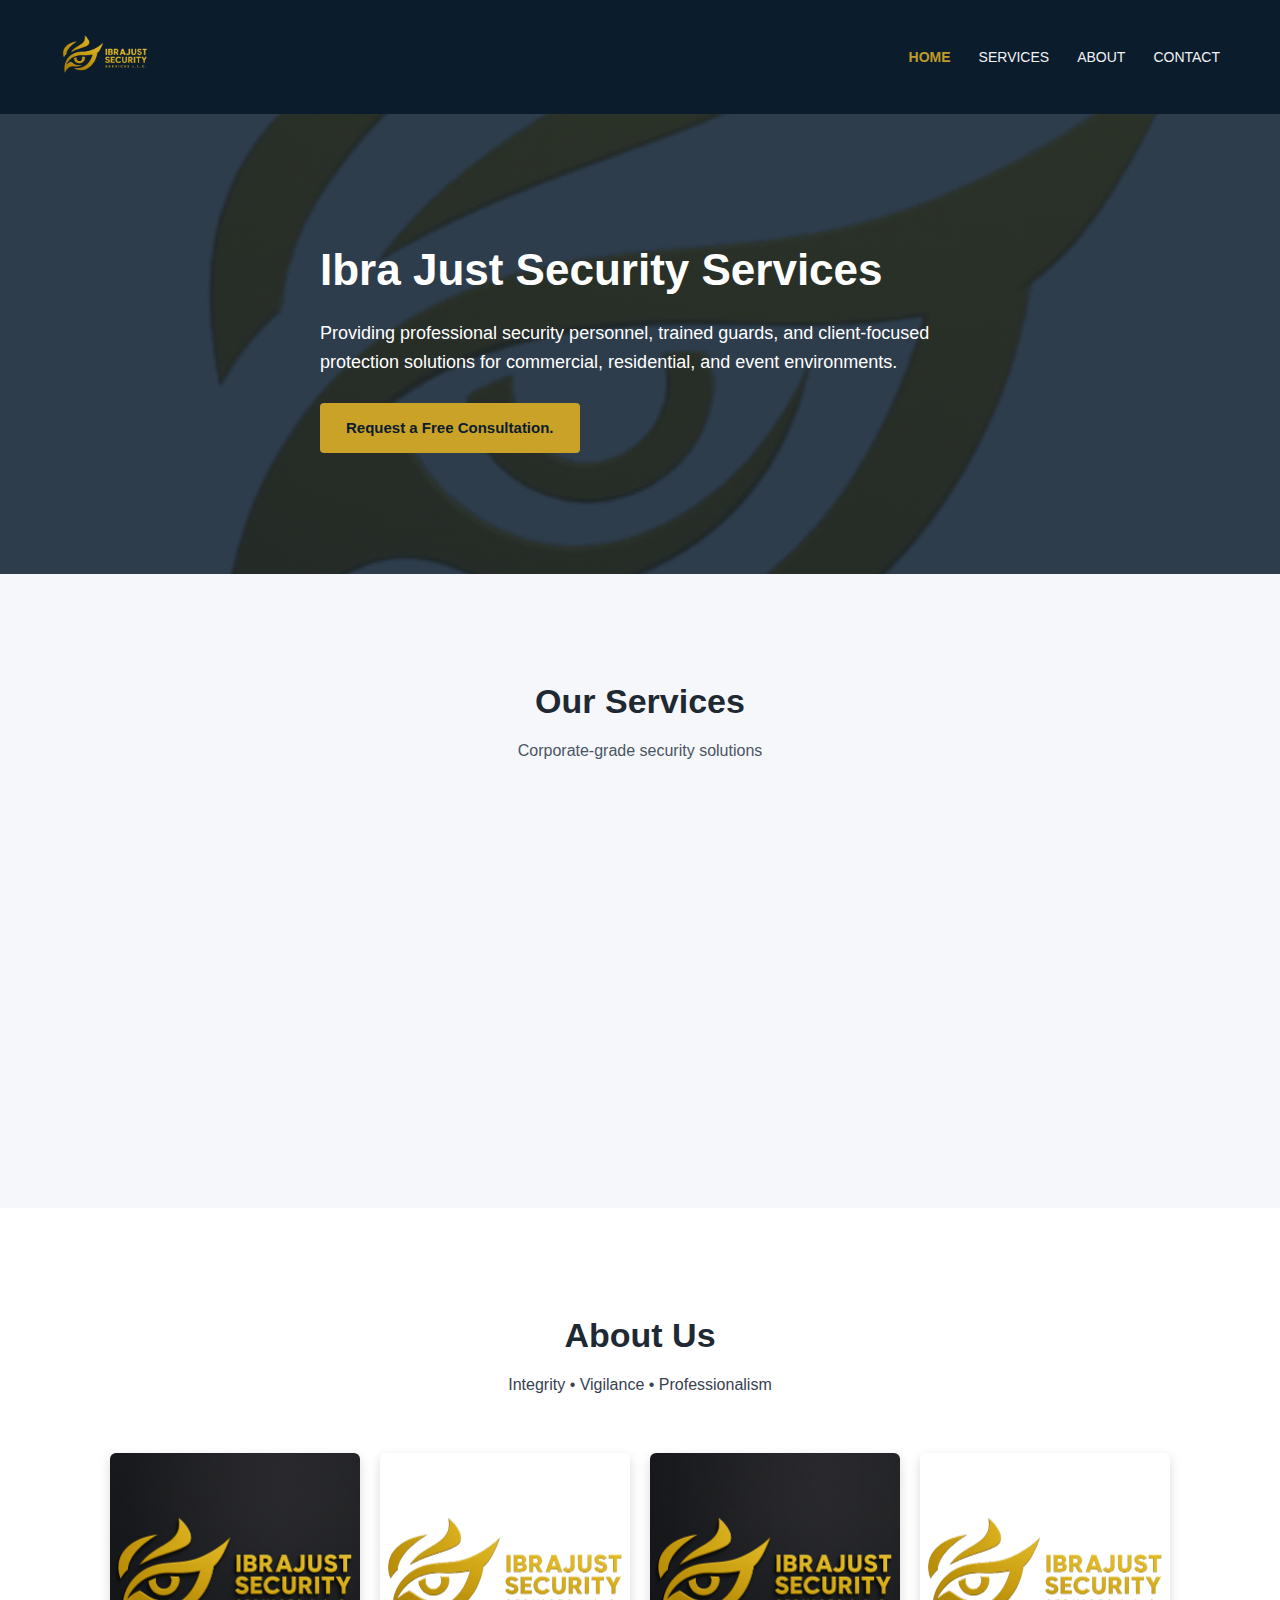
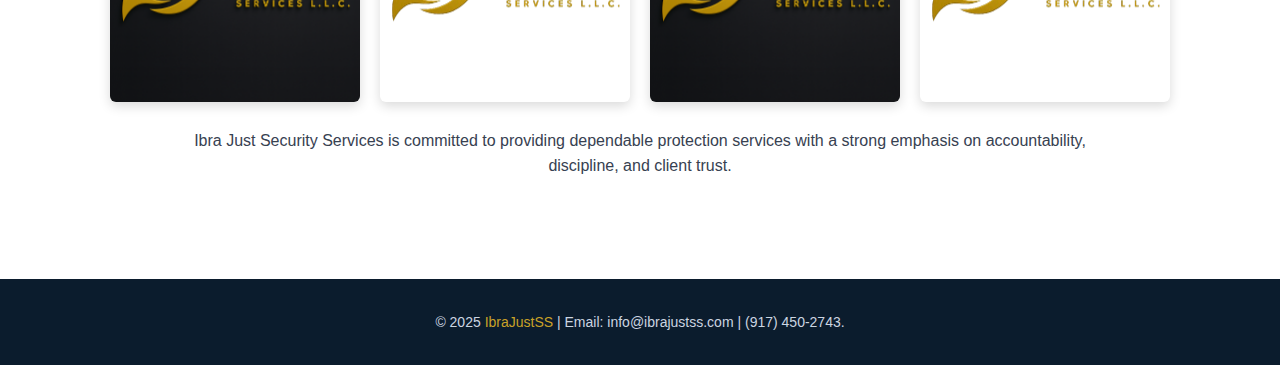
<file: index.html>
<!DOCTYPE html>
<html lang="en">
<head>
  <meta charset="UTF-8" />
  <meta name="viewport" content="width=device-width, initial-scale=1.0" />

  <title>Home | IbraJustSS LLC</title>
  
  <meta name="description" content="Ibra Just Security Services provides licensed security guards, event security, mobile patrols, and access control services." />

  <!-- Favicon -->
  <link rel="icon" type="image/x-icon" href="assets/images/favicon.ico" />
  <link rel="shortcut icon" href="assets/images/favicon.ico" />
  <link rel="icon" type="image/png" href="assets/images/favicon.png" />
  <link rel="icon" type="image/png" sizes="32x32" href="assets/images/favicon-32x32.png">
  <link rel="icon" type="image/png" sizes="16x16" href="assets/images/favicon-16x16.png">
  <link rel="manifest" href="/site.webmanifest">

  <!-- CSS -->
  <link rel="stylesheet" href="assets/css/style.css" />

</head>
<body>

<header>
  <div class="nav-container">
    
    <a href="index.html">
    <img src="assets/images/ijss_logo.png" alt="Ibra Just Security Services Logo" class="logo-img"/>
    </a> 

    <nav>
      <ul>
        <li><a href="index.html" class="active">HOME</a></li>
        <li><a href="services.html">SERVICES</a></li>
        <li><a href="about.html">ABOUT</a></li>
        <li><a href="contact.html">CONTACT</a></li>
      </ul>
    </nav>
  </div>
</header>

<section class="hero">

  <div class="hero-content">
  <h1>Ibra Just Security Services</h1>
  <p>
    Providing professional security personnel, trained guards, and client-focused
    protection solutions for commercial, residential, and event environments.
  </p>
  <a href="contact.html" class="btn-primary">Request a Free Consultation.</a>


</div>

</section> 

<section id="services">
  <div class="container">
    <div class="section-title">
      <h2>Our Services</h2>
      <p>Corporate-grade security solutions</p>
    </div>

    <div class="services-grid">
      <div class="service-box">

        <img src="assets/images/services/ijss_logo_badge.png" alt="Security Guard Services" class="service-icon">

        <h3>Security Guard Services</h3>
        <p>Professional, licensed and trained guards for residential and commercial properties.</p>
        <p>Providing visible deterrence and on-site protection.</p>

      </div>

      <div class="service-box">

        <img src="assets/images/services/ijss_logo_badge.png" alt="Security Guard Services" class="service-icon">

        <h3>Event Security</h3>
        <p>Crowd control and access management for public and private events.</p>
      </div>

      <div class="service-box">

        <img src="assets/images/services/ijss_logo_badge.png" alt="Security Guard Services" class="service-icon">

        <h3>Mobile Patrol</h3>
        <p>Randomized patrol routes to deter crime and ensure visibility.</p>
      </div>
    </div>
  </div>
</section>

<section id="about" class="about">
  <div class="container">

    <div class="section-title">
      <h2>About Us</h2>
      <p>Integrity • Vigilance • Professionalism</p>
    </div>

    <!-- Added Images for About Us on INDEX Page-->
    <div class="about-images">
    <img src="assets/images/ijss_logo2.png" alt="Our Security Team" class="about-image">
    <img src="assets/images/ijss_logo.png" alt="On-Site Security" class="about-image">
    <img src="assets/images/ijss_logo2.png" alt="Our Security Team" class="about-image">
    <img src="assets/images/ijss_logo.png" alt="On-Site Security" class="about-image">
    </div>

    <br/>
    <p>
      Ibra Just Security Services is committed to providing dependable protection services
      with a strong emphasis on accountability, discipline, and client trust.
    </p>

  </div>
</section>

<footer>
  <p>
    &copy; 2025 <span>IbraJustSS</span> |
    Email: <a href="mailto:info@ibrajustss.com">info@ibrajustss.com</a> | (917) 450-2743.
  </p>
</footer>

<script src="assets/js/main.js"></script>
</body>
</html>
</file>
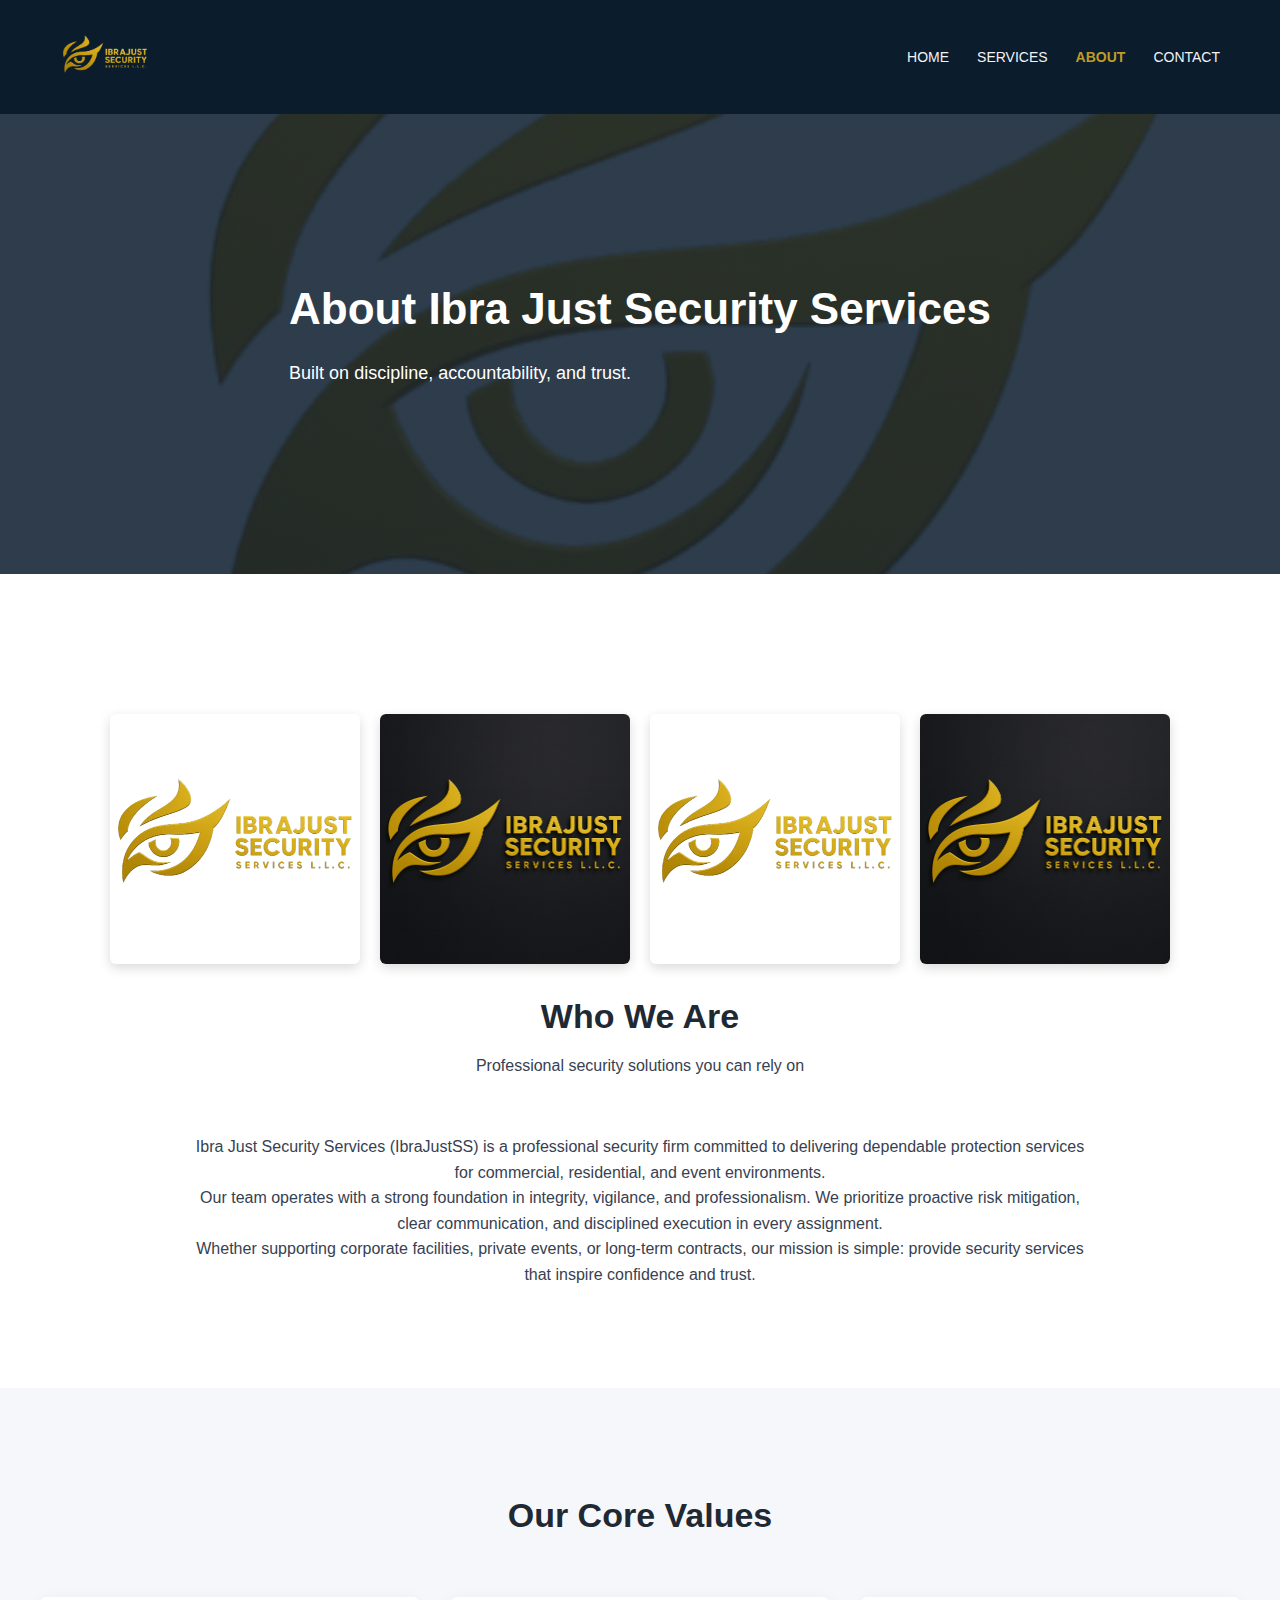
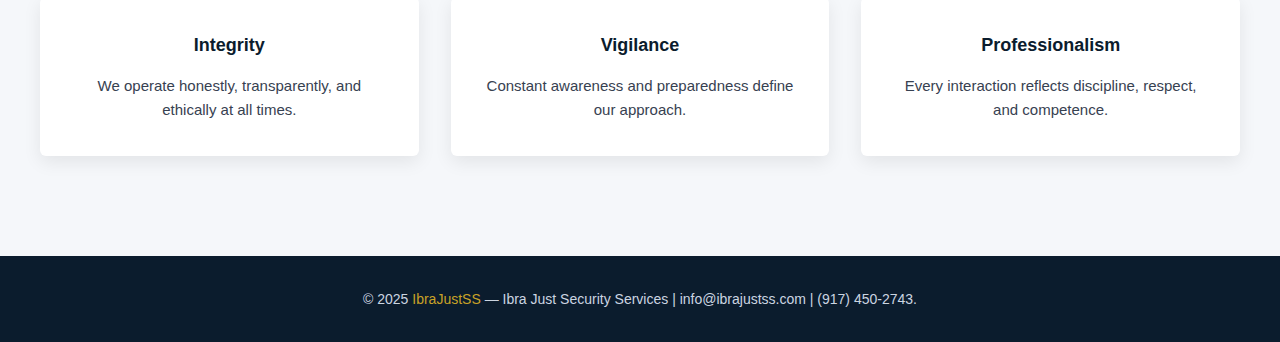
<file: about.html>
<!DOCTYPE html>
<html lang="en">
<head>
  <meta charset="UTF-8" />
  <meta name="viewport" content="width=device-width, initial-scale=1.0" />

  <title>About Us | IbraJustSS LLC</title>

  <meta name="description" content="Learn about Ibra Just Security Services, our mission, values, and commitment to professional security operations."/>

  <!-- Favicon -->
  <link rel="icon" type="image/x-icon" href="assets/favicon.ico" />
  <link rel="shortcut icon" href="assets/favicon.ico" />
  <link rel="icon" type="image/png" href="assets/images/favicon.png" />
  <link rel="icon" type="image/png" sizes="32x32" href="assets/images/favicon-32x32.png">
  <link rel="icon" type="image/png" sizes="16x16" href="assets/images/favicon-16x16.png">
  <link rel="manifest" href="/site.webmanifest">

  <!-- Main CSS -->
  <link rel="stylesheet" href="assets/css/style.css" />

</head>

<body>

<!-- Header -->
<header>
  <div class="nav-container">
    
    <a href="index.html">
    <img src="assets/images/ijss_logo.png" alt="Ibra Just Security Services Logo" class="logo-img"/>
    </a> 

    <nav>
      <ul>
        <li><a href="index.html">HOME</a></li>
        <li><a href="services.html">SERVICES</a></li>
        <li><a href="about.html" class="active">ABOUT</a></li>
        <li><a href="contact.html">CONTACT</a></li>
      </ul>
    </nav>
  </div>
</header>

<!-- About Hero -->
<section class="hero">
  <div class="hero-content">
    <h1>About Ibra Just Security Services</h1>
    <p>Built on discipline, accountability, and trust.</p>
  </div>
</section>

<!-- About Content -->
<section class="about">
  <div class="container">

    <!-- Added Images In About Page-->
    <div class="about-images">
    <img src="assets/images/ijss_logo.png" alt="Our Security Team" class="about-image">
    <img src="assets/images/ijss_logo2.png" alt="On-Site Security" class="about-image">
    <img src="assets/images/ijss_logo.png" alt="Our Security Team" class="about-image">
    <img src="assets/images/ijss_logo2.png" alt="On-Site Security" class="about-image">
    </div>

    
    <br/>

    <div class="section-title">
      <h2>Who We Are</h2>
      <p>Professional security solutions you can rely on</p>
    </div>

    <p>
      Ibra Just Security Services (IbraJustSS) is a professional security firm
      committed to delivering dependable protection services for commercial,
      residential, and event environments.
    </p>

    <p>
      Our team operates with a strong foundation in integrity, vigilance, and
      professionalism. We prioritize proactive risk mitigation, clear
      communication, and disciplined execution in every assignment.
    </p>

    <p>
      Whether supporting corporate facilities, private events, or long-term
      contracts, our mission is simple: provide security services that inspire
      confidence and trust.
    </p>
  </div>
</section>

<!-- Values Section -->
<section>
  <div class="container">
    <div class="section-title">
      <h2>Our Core Values</h2>
    </div>

    <div class="services-grid">
      <div class="service-box visible">
        <h3>Integrity</h3>
        <p>We operate honestly, transparently, and ethically at all times.</p>
      </div>

      <div class="service-box visible">
        <h3>Vigilance</h3>
        <p>Constant awareness and preparedness define our approach.</p>
      </div>

      <div class="service-box visible">
        <h3>Professionalism</h3>
        <p>Every interaction reflects discipline, respect, and competence.</p>
      </div>
    </div>
  </div>
</section>

<!-- Footer -->
<footer>
  <p>
    &copy; 2025 <span>IbraJustSS</span> — Ibra Just Security Services |
    <a href="mailto:info@ibrajustss.com">info@ibrajustss.com</a> | (917) 450-2743.
  </p>
</footer>

<script src="assets/js/main.js"></script>
</body>
</html>
</file>
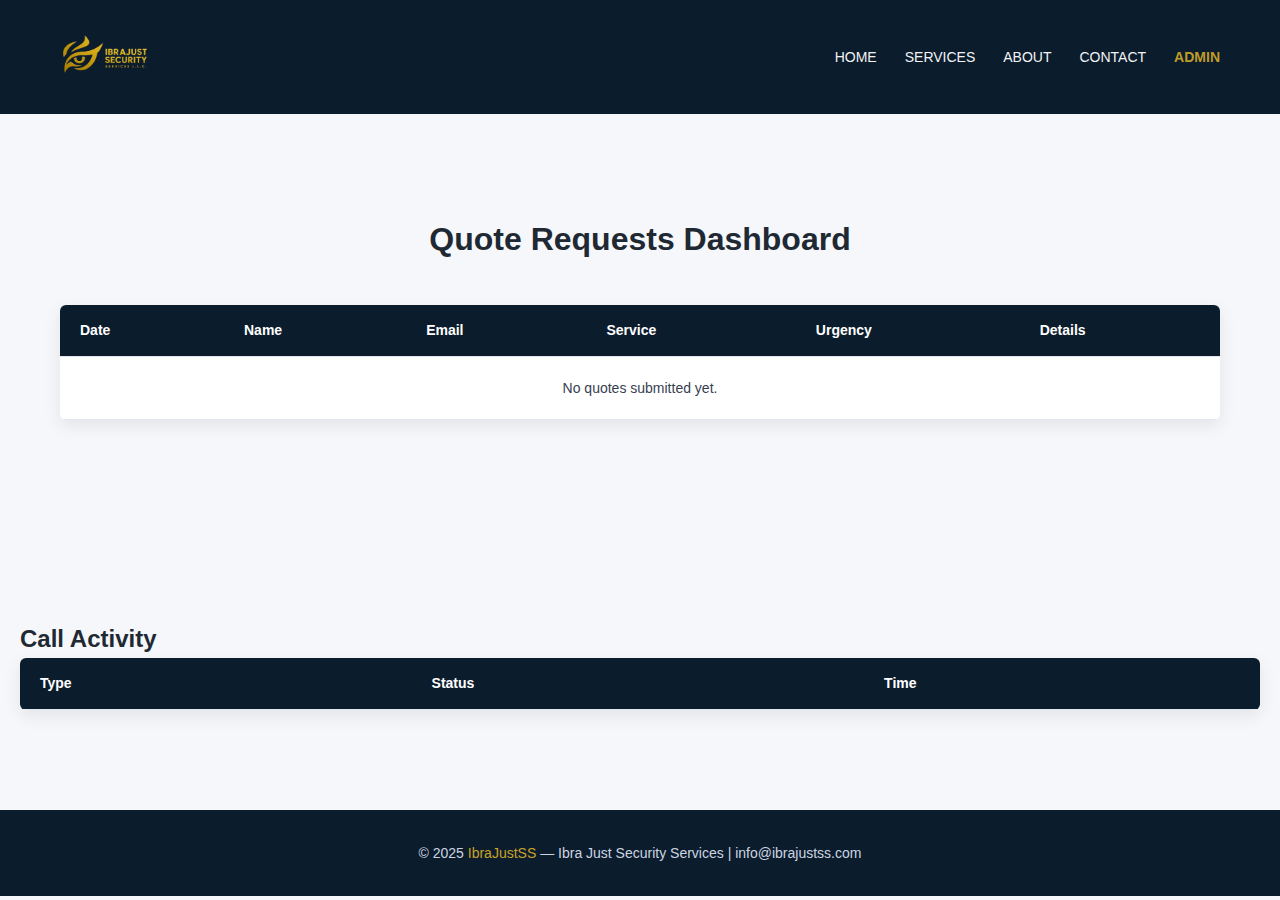
<file: admin.html>
<!DOCTYPE html>
<html lang="en">
<head>
  <meta charset="UTF-8" />
  <meta name="viewport" content="width=device-width, initial-scale=1.0" />

  <title>Admin Dashboard | Ibra Just Security Services</title>
  
  <meta name="description" content="Admin dashboard for managing and tracking security quote requests at Ibra Just Security Services."/>

  <!-- Favicon -->
  <link rel="icon" type="image/x-icon" href="assets/favicon.ico" />
  <link rel="shortcut icon" href="assets/images/favicon.ico" />
  <link rel="icon" type="image/png" href="assets/images/favicon.png" />
  <link rel="icon" type="image/png" sizes="32x32" href="assets/images/favicon-32x32.png">
  <link rel="icon" type="image/png" sizes="16x16" href="assets/images/favicon-16x16.png">
  <link rel="manifest" href="/site.webmanifest">
  
  <!-- Main CSS -->
  <link rel="stylesheet" href="assets/css/style.css" />

  <style>
    /* Admin-specific table styling */
    .admin-container {
      max-width: 1200px;
      margin: 80px auto;
      padding: 20px;
    }

    h1 {
      text-align: center;
      margin-bottom: 40px;
    }

    table {
      width: 100%;
      border-collapse: collapse;
      background: #fff;
      box-shadow: 0 6px 18px rgba(0,0,0,0.08);
      border-radius: 6px;
      overflow: hidden;
    }

    th, td {
      padding: 14px 20px;
      border-bottom: 1px solid #e2e8f0;
      text-align: left;
      font-size: 14px;
      color: #1f2933;
    }

    th {
      background: #0b1c2d;
      color: #fff;
      font-weight: 600;
    }

    tr:nth-child(even) {
      background: #f5f7fa;
    }

    .no-quotes {
      text-align: center;
      padding: 20px;
      color: #374151;
    }

    @media (max-width: 768px) {
      th, td {
        font-size: 12px;
        padding: 10px 12px;
      }
    }
  </style>
</head>
<body>

<!-- Header -->
<header>
  <div class="nav-container">
    
    <a href="index.html">
    <img src="assets/images/ijss_logo.png" alt="Ibra Just Security Services Logo" class="logo-img"/>
    </a> 

    <nav>
      <ul>
        <li><a href="index.html">HOME</a></li>
        <li><a href="services.html">SERVICES</a></li>
        <li><a href="about.html">ABOUT</a></li>
        <li><a href="contact.html">CONTACT</a></li>
        <li><a href="admin.html" class="active">ADMIN</a></li>
      </ul>
    </nav>
  </div>
</header>

<!-- Admin Dashboard -->
<section class="admin-container">
  <h1>Quote Requests Dashboard</h1>

  <table>
    <thead>
      <tr>
        <th>Date</th>
        <th>Name</th>
        <th>Email</th>
        <th>Service</th>
        <th>Urgency</th>
        <th>Details</th>
      </tr>
    </thead>
    <tbody id="quotesTableBody">
      <!-- Quotes will be dynamically injected here -->
    </tbody>
  </table>
</section>

<!-- Added To Track Call Clicks -->

<section class="admin-section">
  <h2>Call Activity</h2>

  <table id="callTable">
    <thead>
      <tr>
        <th>Type</th>
        <th>Status</th>
        <th>Time</th>
      </tr>
    </thead>
    <tbody></tbody>
  </table>
</section>


<!-- Footer -->
<footer>
  <p>
    &copy; 2025 <span>IbraJustSS</span> — Ibra Just Security Services |
    <a href="mailto:info@ibrajustss.com">info@ibrajustss.com</a>
  </p>
</footer>

<!-- Admin JS -->
<script>
document.addEventListener("DOMContentLoaded", () => {
  const tableBody = document.getElementById("quotesTableBody");
  const quotes = JSON.parse(localStorage.getItem("quotes")) || [];

  if (quotes.length === 0) {
    tableBody.innerHTML = `<tr><td colspan="6" class="no-quotes">No quotes submitted yet.</td></tr>`;
    return;
  }

  quotes.forEach((quote) => {
    const row = document.createElement("tr");
    row.innerHTML = `
      <td>${quote.date}</td>
      <td>${quote.name}</td>
      <td>${quote.email}</td>
      <td>${quote.service}</td>
      <td>${quote.urgency}</td>
      <td>${quote.details}</td>
    `;
    tableBody.appendChild(row);
  });
});
</script>

</body>
</html>
</file>
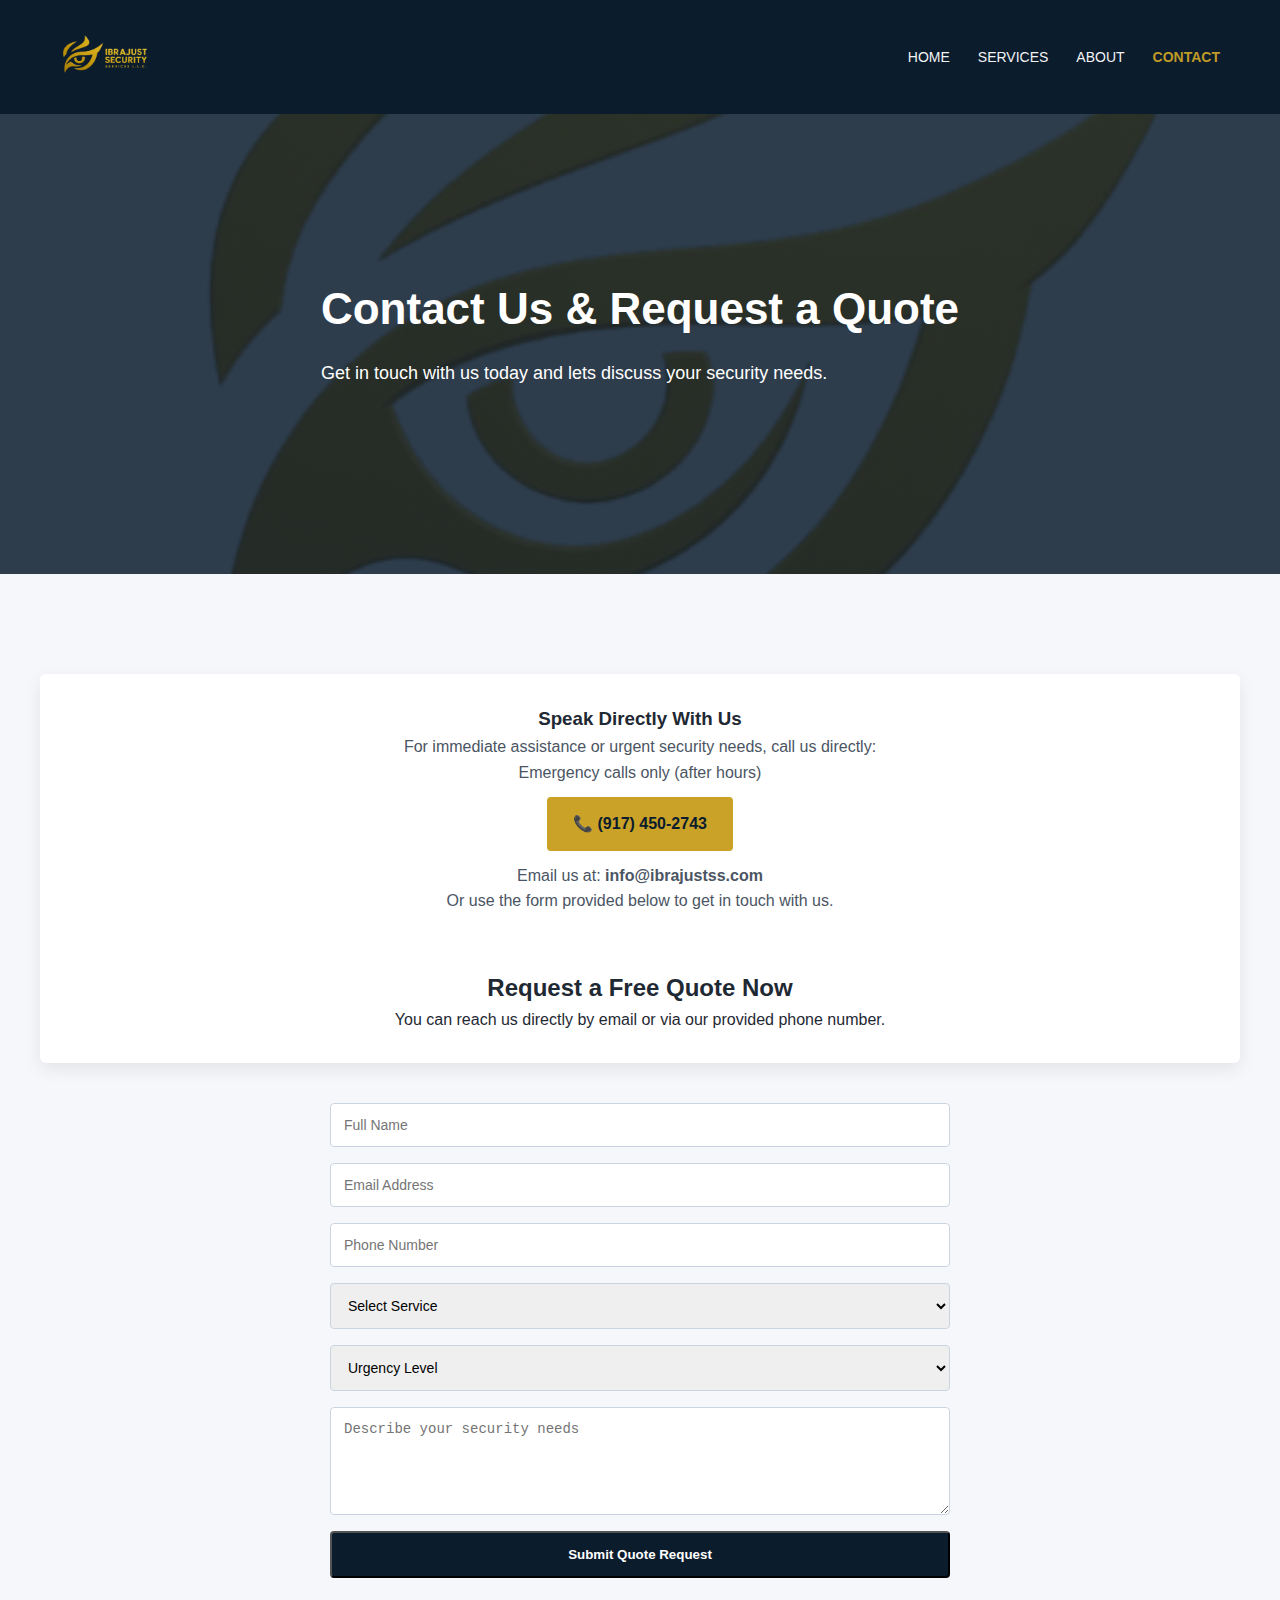
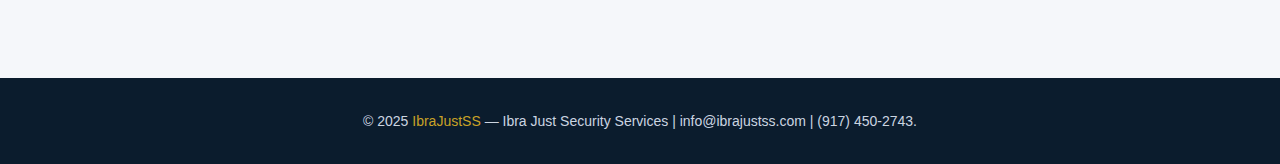
<file: contact.html>
<!DOCTYPE html>
<html lang="en">
<head>
  <meta charset="UTF-8" />
  <meta name="viewport" content="width=device-width, initial-scale=1.0" />

  <title>Contact Us | IbraJustSS LLC</title>
  
  <meta name="description" content="Contact Ibra Just Security Services or request a custom security quote. Professional guard services, event security, and mobile patrols."/>

  <!-- Favicon -->
  <link rel="icon" type="image/x-icon" href="assets/images/favicon.ico" />
  <link rel="shortcut icon" href="assets/images/favicon.ico" />
  <link rel="icon" type="image/png" href="assets/images/favicon.png" />
  <link rel="icon" type="image/png" sizes="32x32" href="assets/images/favicon-32x32.png">
  <link rel="icon" type="image/png" sizes="16x16" href="assets/images/favicon-16x16.png">
  <link rel="manifest" href="/site.webmanifest">

  <!-- Main CSS -->
  <link rel="stylesheet" href="assets/css/style.css" />

</head>
<body>

<!-- Header -->
<header>
  <div class="nav-container">
    
    <a href="index.html">
    <img src="assets/images/ijss_logo.png" alt="Ibra Just Security Services Logo" class="logo-img"/>
    </a> 

    <nav>
      <ul>
        <li><a href="index.html">HOME</a></li>
        <li><a href="services.html">SERVICES</a></li>
        <li><a href="about.html">ABOUT</a></li>
        <li><a href="contact.html" class="active">CONTACT</a></li>
      </ul>
    </nav>
  </div>
</header>

<!-- Hero Section -->
<section class="hero">
  <div class="hero-content">
    <h1>Contact Us & Request a Quote</h1>
    <p>Get in touch with us today and lets discuss your security needs.</p>
  </div>
</section>

<!-- Contact / Quote Form -->
<section>
  <div class="container">
    <div class="contact-direct">

    <div class="section-title">

  <h3>Speak Directly With Us</h3>
  <p>
    For immediate assistance or urgent security needs, call us directly:
  </p>

    <p id="call-status-note" class="call-status"></p>

    <a href="tel:+9174502743" class="call-button" onclick="handleCallClick()">
       <strong> 📞 (917) 450-2743</strong>
    </a>

    <p class="contact-email">
        Email us at:
        <strong><a href="mailto:info@ibrajustss.com">info@ibrajustss.com</a></strong>
    </p>

    <p> Or use the form provided below to get in touch with us.</p>
    </div>

      <h2>Request a Free Quote Now</h2>

      <p>
        You can reach us directly by email or via our provided phone number.
        
      </p>
    </div>

  

    <form class="contact-form" id="quoteForm">
      <input type="text" name="name" placeholder="Full Name" required />
      <input type="email" name="email" placeholder="Email Address" required />
      <input type="phone" name="phone" placeholder="Phone Number" required />

      <select name="service" required>
        <option value="">Select Service</option>
        <option>Security Guard Services</option>
        <option>Event Security</option>
        <option>Mobile Patrol</option>
        <option>Access Control & Monitoring</option>
        <option>Loss Prevention</option>
        <option>24/7 Security Support</option>
      </select>

      <select name="urgency" required>
        <option value="">Urgency Level</option>
        <option value="Immediate (24-48 hrs)">Immediate (24–48 hrs)</option>
        <option value="Within 7 Days From Now">Within 7 Days From Now</option>
        <option value="Planning Phase">Planning Phase</option>
      </select>

      <textarea
        name="details"
        rows="5"
        placeholder="Describe your security needs"
        required
      ></textarea>

      <button type="submit">Submit Quote Request</button>
    </form>
  </div>
</section>

<!-- Footer -->
<footer>
  <p>
    &copy; 2025 <span>IbraJustSS</span> — Ibra Just Security Services |
    <a href="mailto:info@ibrajustss.com">info@ibrajustss.com</a> | (917) 450-2743.
  </p>
</footer>

<!-- Quote Logic -->
<script src="assets/js/quote.js"></script>

<script src="assets/js/call.js"></script>

</body>
</html>
</file>
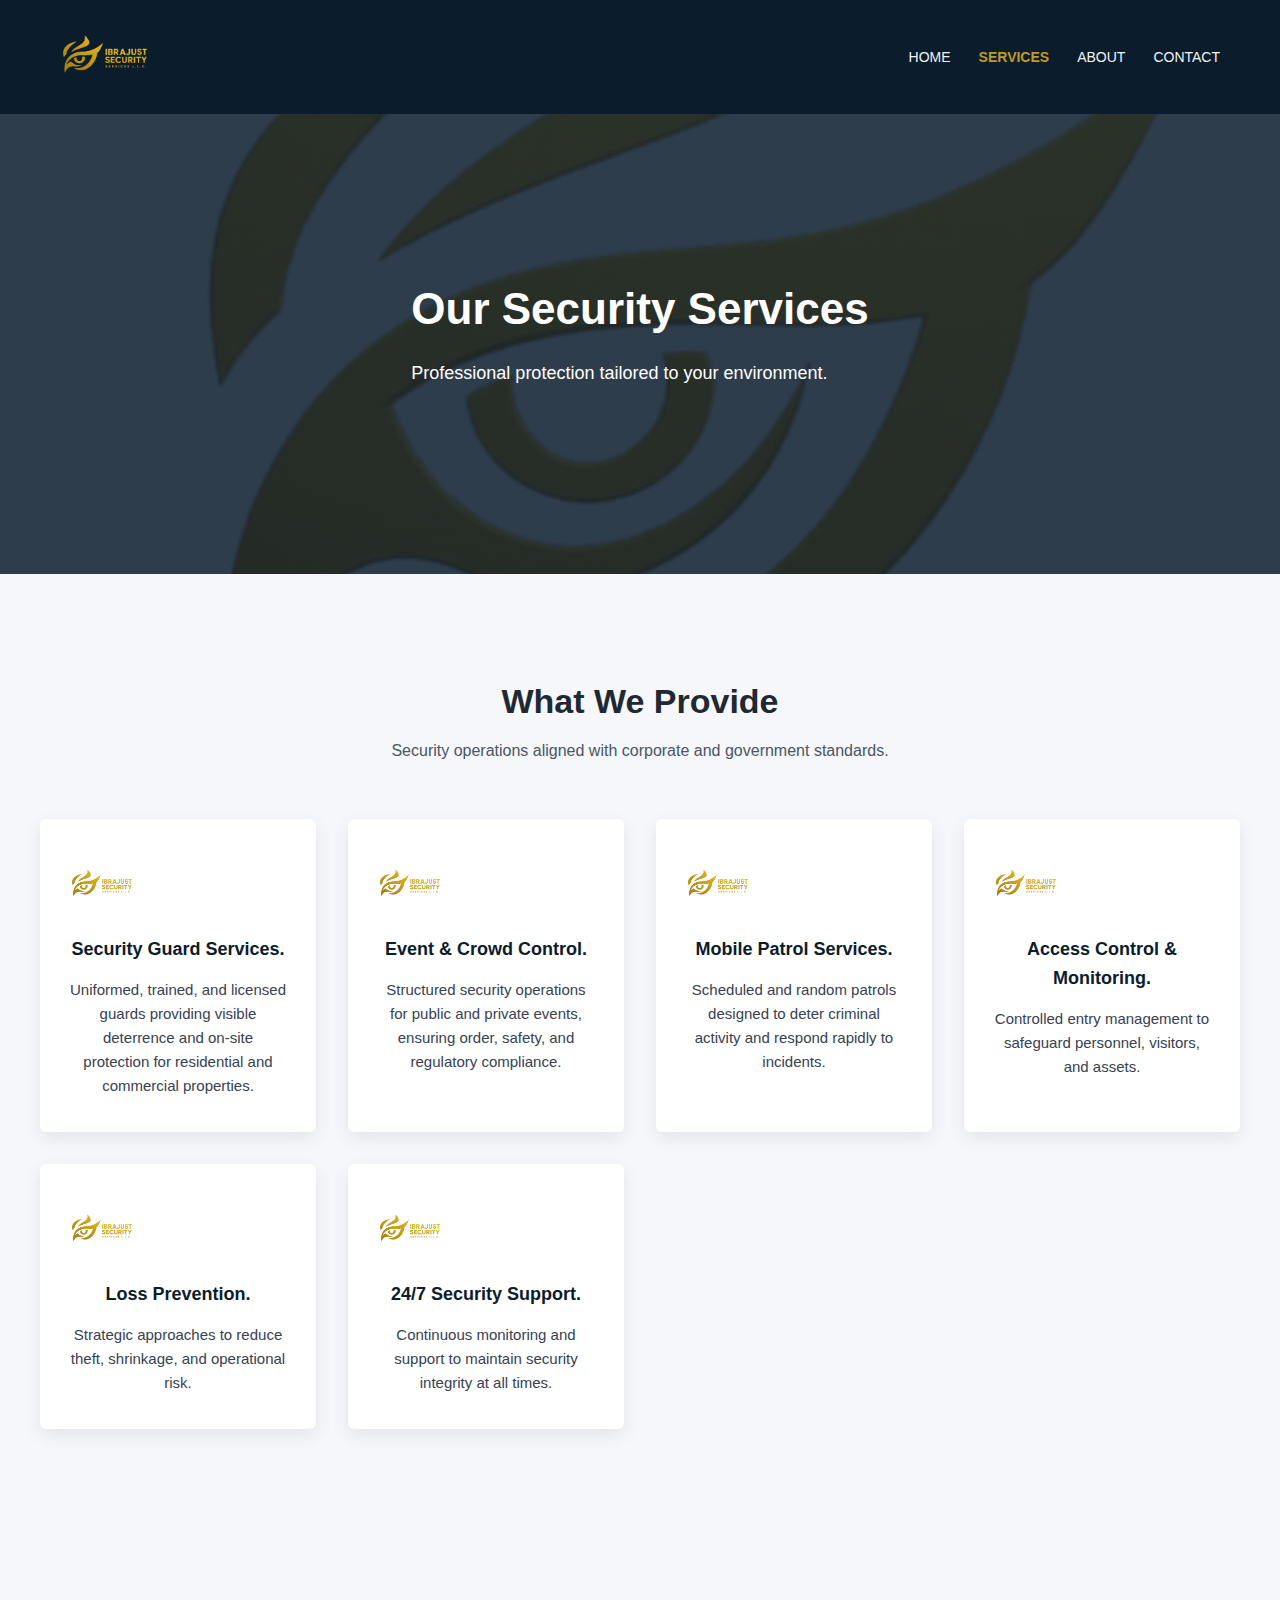
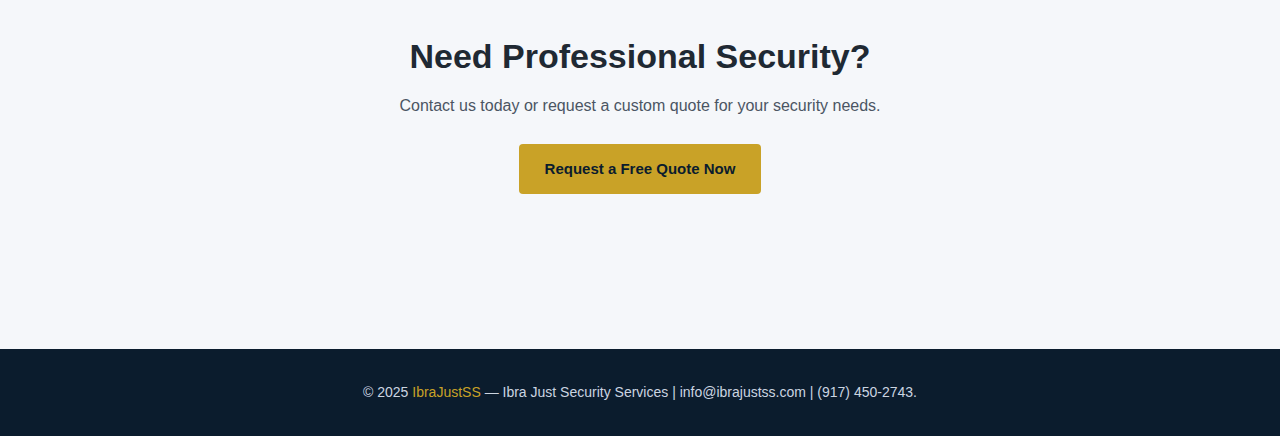
<file: services.html>
<!DOCTYPE html>
<html lang="en">
<head>
  <meta charset="UTF-8" />
  <meta name="viewport" content="width=device-width, initial-scale=1.0" />

  <title>Services | IbraJustSS LLC</title>
  
  <meta name="description" content="Explore professional security services offered by Ibra Just Security Services including guards, event security, mobile patrols, and access control."/>

  <!-- Favicon -->
  <link rel="icon" type="image/x-icon" href="assets/images/favicon.ico" />
  <link rel="shortcut icon" href="assets/images/favicon.ico" />
  <link rel="icon" type="image/png" href="assets/images/favicon.png" />
  <link rel="icon" type="image/png" sizes="32x32" href="assets/images/favicon-32x32.png">
  <link rel="icon" type="image/png" sizes="16x16" href="assets/images/favicon-16x16.png">
  <link rel="manifest" href="/site.webmanifest">

  <!-- Main CSS -->
  <link rel="stylesheet" href="assets/css/style.css" />

</head>
<body>

<!-- Header -->
<header>
  <div class="nav-container">

    <a href="index.html">
    <img src="assets/images/ijss_logo.png" alt="Ibra Just Security Services Logo" class="logo-img"/>
    </a> 

    <nav>
      <ul>
        <li><a href="index.html">HOME</a></li>
        <li><a href="services.html" class="active">SERVICES</a></li>
        <li><a href="about.html">ABOUT</a></li>
        <li><a href="contact.html">CONTACT</a></li>
      </ul>
    </nav>
  </div>
</header>

<!-- Services Hero -->
<section class="hero">
  <div class="hero-content">
    <h1>Our Security Services</h1>
    <p>Professional protection tailored to your environment.</p>
  </div>
</section>

<!-- Services Content -->
<section>
  <div class="container">
    <div class="section-title">
      <h2>What We Provide</h2>
      <p>Security operations aligned with corporate and government standards.</p>
    </div>

    <div class="services-grid">
      <div class="service-box visible">

        <img src="assets/images/services/ijss_logo_badge.png" alt="Security Guard Services" class="service-icon">
        
        <h3>Security Guard Services.</h3>
        <p>
          Uniformed, trained, and licensed guards providing visible deterrence and
          on-site protection for residential and commercial properties.
        </p>
      </div>

      <div class="service-box visible">

        <img src="assets/images/services/ijss_logo_badge.png" alt="Security Guard Services" class="service-icon">
        
        <h3>Event & Crowd Control.</h3>
        <p>
          Structured security operations for public and private events, ensuring
          order, safety, and regulatory compliance.
        </p>
      </div>

      <div class="service-box visible">

        <img src="assets/images/services/ijss_logo_badge.png" alt="Security Guard Services" class="service-icon">
        
        <h3>Mobile Patrol Services.</h3>
        <p>
          Scheduled and random patrols designed to deter criminal activity and
          respond rapidly to incidents.
        </p>
      </div>

      <div class="service-box visible">

        <img src="assets/images/services/ijss_logo_badge.png" alt="Security Guard Services" class="service-icon">
        
        <h3>Access Control & Monitoring.</h3>
        <p>
          Controlled entry management to safeguard personnel, visitors, and assets.
        </p>
      </div>

      <div class="service-box visible">

        <img src="assets/images/services/ijss_logo_badge.png" alt="Security Guard Services" class="service-icon">
        
        <h3>Loss Prevention.</h3>
        <p>
          Strategic approaches to reduce theft, shrinkage, and operational risk.
        </p>
      </div>

      <div class="service-box visible">
        
        <img src="assets/images/services/ijss_logo_badge.png" alt="Security Guard Services" class="service-icon">
        
        <h3>24/7 Security Support.</h3>
        <p>
          Continuous monitoring and support to maintain security integrity at all times.
        </p>
      </div>
    </div>
  </div>
</section>

<!-- Call To Action -->
<section>
  <div class="container section-title">
    <h2>Need Professional Security?</h2>
    <p>
      Contact us today or request a custom quote for your security needs.
    </p>
    <br>
    <a href="contact.html" class="btn-primary">Request a Free Quote Now</a>
  </div>
</section>

<!-- Footer -->
<footer>
  <p>
    &copy; 2025 <span>IbraJustSS</span> — Ibra Just Security Services |
    <a href="mailto:info@ibrajustss.com">info@ibrajustss.com</a> | (917) 450-2743.
  </p>
</footer>

<script src="assets/js/main.js"></script>
</body>
</html>
</file>
<file: assets/css/style.css>
/* ==============================
   Global Reset & Base
============================== */
* {
  margin: 0;
  padding: 0;
  box-sizing: border-box;
}

html {
  scroll-behavior: smooth;
}

body {
  font-family: "Segoe UI", Arial, Helvetica, sans-serif;
  line-height: 1.6;
  color: #1f2933;
  background: #f5f7fa;
}

a {
  text-decoration: none;
  color: inherit;
}

img {
  max-width: 100%;
  display: block;
}

h1, h2, h3 {
  font-weight: 600;
}

/* ==============================
   Header / Navigation
============================== */
header {
  position: sticky;
  top: 0;
  z-index: 1000;
  background: #0b1c2d;
  color: #fff;
}

.nav-container {
  max-width: 1200px;
  margin: auto;
  padding: 12px 20px;
  display: flex;
  justify-content: space-between;
  align-items: center;
}

.logo-img {
  height: 90px;
  width: auto;
}

nav ul {
  list-style: none;
  display: flex;
  gap: 28px;
  align-items: center;
}

nav ul li a {
  font-size: 14px;
  opacity: 0.95;
}

nav ul li a.active {
  color: #c9a227;
  font-weight: 600;
}

/* ==============================
   Section Base / Layout
============================== */
section {
  padding: 100px 20px;
  scroll-margin-top: 120px; /* FIXES sticky header anchor overlap */
}

.container {
  max-width: 1200px;
  margin: auto;
}

.section-title {
  text-align: center;
  margin-bottom: 55px;
}

.section-title h2 {
  font-size: 34px;
  margin-bottom: 10px;
}

.section-title p {
  font-size: 16px;
  color: #4b5563;
}

/* ==============================
   Hero Section
============================== */
.hero {
  background: linear-gradient(rgba(11,28,45,0.85), rgba(11,28,45,0.85)),
    url("../images/hero-bg.png") center / cover no-repeat;
  color: #fff;
  min-height: 460px;
  display: flex;
  align-items: center;
}

.hero-content {
  max-width: 1200px;
  margin: auto;
  padding: 20px;
  animation: fadeUp 1s ease-out;
}

.hero h1 {
  font-size: 44px;
  margin-bottom: 14px;
}

.hero p {
  max-width: 640px;
  font-size: 18px;
  margin-bottom: 26px;
}

.btn-primary {
  display: inline-block;
  background: #c9a227;
  color: #0b1c2d;
  padding: 13px 26px;
  border-radius: 4px;
  font-weight: 600;
  font-size: 15px;
}

/* Hero Image */
.hero-image-wrapper {
  margin-top: 30px;
  text-align: center;
}

.hero-image {
  max-width: 400px;
  border-radius: 8px;
  box-shadow: 0 6px 18px rgba(0,0,0,0.2);
}

/* ==============================
   Services
============================== */
.services-grid {
  display: grid;
  grid-template-columns: repeat(auto-fit, minmax(260px, 1fr));
  gap: 32px;
}

.service-box {
  background: #fff;
  padding: 34px 30px;
  border-radius: 6px;
  box-shadow: 0 6px 18px rgba(0,0,0,0.08);
  text-align: center;
  opacity: 0;
  transform: translateY(30px);
  transition: all 0.6s ease;
}

.service-box.visible {
  opacity: 1;
  transform: translateY(0);
}

.service-icon {
  width: 64px;
  height: 64px;
  margin-bottom: 18px;
}

.service-box h3 {
  margin-bottom: 14px;
  color: #0b1c2d;
  font-size: 18px;
}

.service-box p {
  font-size: 15px;
  color: #374151;
}

.service-box:hover .service-icon {
  transform: scale(1.05);
  transition: transform 0.3s ease;
}

/* ==============================
   About
============================== */
.about {
  background: #ffffff;
}

.about p {
  max-width: 900px;
  margin: auto;
  text-align: center;
  font-size: 16px;
  color: #374151;
}

.about-images {
  display: flex;
  justify-content: center;
  gap: 20px;
  margin-top: 40px;
  flex-wrap: wrap;
}

.about-image {
  max-width: 250px;
  border-radius: 6px;
  box-shadow: 0 4px 12px rgba(0,0,0,0.15);
  transition: transform 0.3s ease;
}

.about-image:hover {
  transform: translateY(-5px);
}

/* ==============================
   Contact / Quote
============================== */
.contact-form {
  max-width: 620px;
  margin: auto;
  display: grid;
  gap: 16px;
}

.contact-form input,
.contact-form select,
.contact-form textarea {
  padding: 13px;
  border-radius: 4px;
  border: 1px solid #cbd5e1;
  font-size: 14px;
}

.contact-form button {
  background: #0b1c2d;
  color: #fff;
  padding: 14px;
  border-radius: 4px;
  font-weight: 600;
  cursor: pointer;
}

.contact-direct {
  background: #fff;
  padding: 30px;
  margin-bottom: 40px;
  border-radius: 6px;
  text-align: center;
  box-shadow: 0 6px 18px rgba(0,0,0,0.08);
}

.call-button {
  display: inline-block;
  background: #c9a227;
  color: #0b1c2d;
  padding: 14px 26px;
  border-radius: 4px;
  font-weight: 600;
  font-size: 16px;
  margin: 12px 0;
}

.call-status {
  font-size: 14px;
  font-weight: 500;
}

.status-open {
  color: #15803d;
}

.status-emergency {
  color: #b91c1c;
}

/* ==============================
   Admin Dashboard
============================== */
table {
  width: 100%;
  border-collapse: collapse;
  background: #fff;
  box-shadow: 0 6px 18px rgba(0,0,0,0.08);
}

th, td {
  padding: 14px;
  border-bottom: 1px solid #e5e7eb;
  font-size: 14px;
}

th {
  background: #0b1c2d;
  color: #fff;
}

/* ==============================
   Footer
============================== */
footer {
  background: #0b1c2d;
  color: #cbd5e1;
  padding: 32px 20px;
  text-align: center;
  font-size: 14px;
}

footer span {
  color: #c9a227;
}

/* ==============================
   Animations
============================== */
@keyframes fadeUp {
  from {
    opacity: 0;
    transform: translateY(20px);
  }
  to {
    opacity: 1;
    transform: translateY(0);
  }
}

/* ==============================
   Responsive
============================== */
@media (max-width: 768px) {
  .hero h1 {
    font-size: 34px;
  }

  .logo-img {
    height: 70px;
  }

  nav ul {
    gap: 16px;
  }
}
</file>
